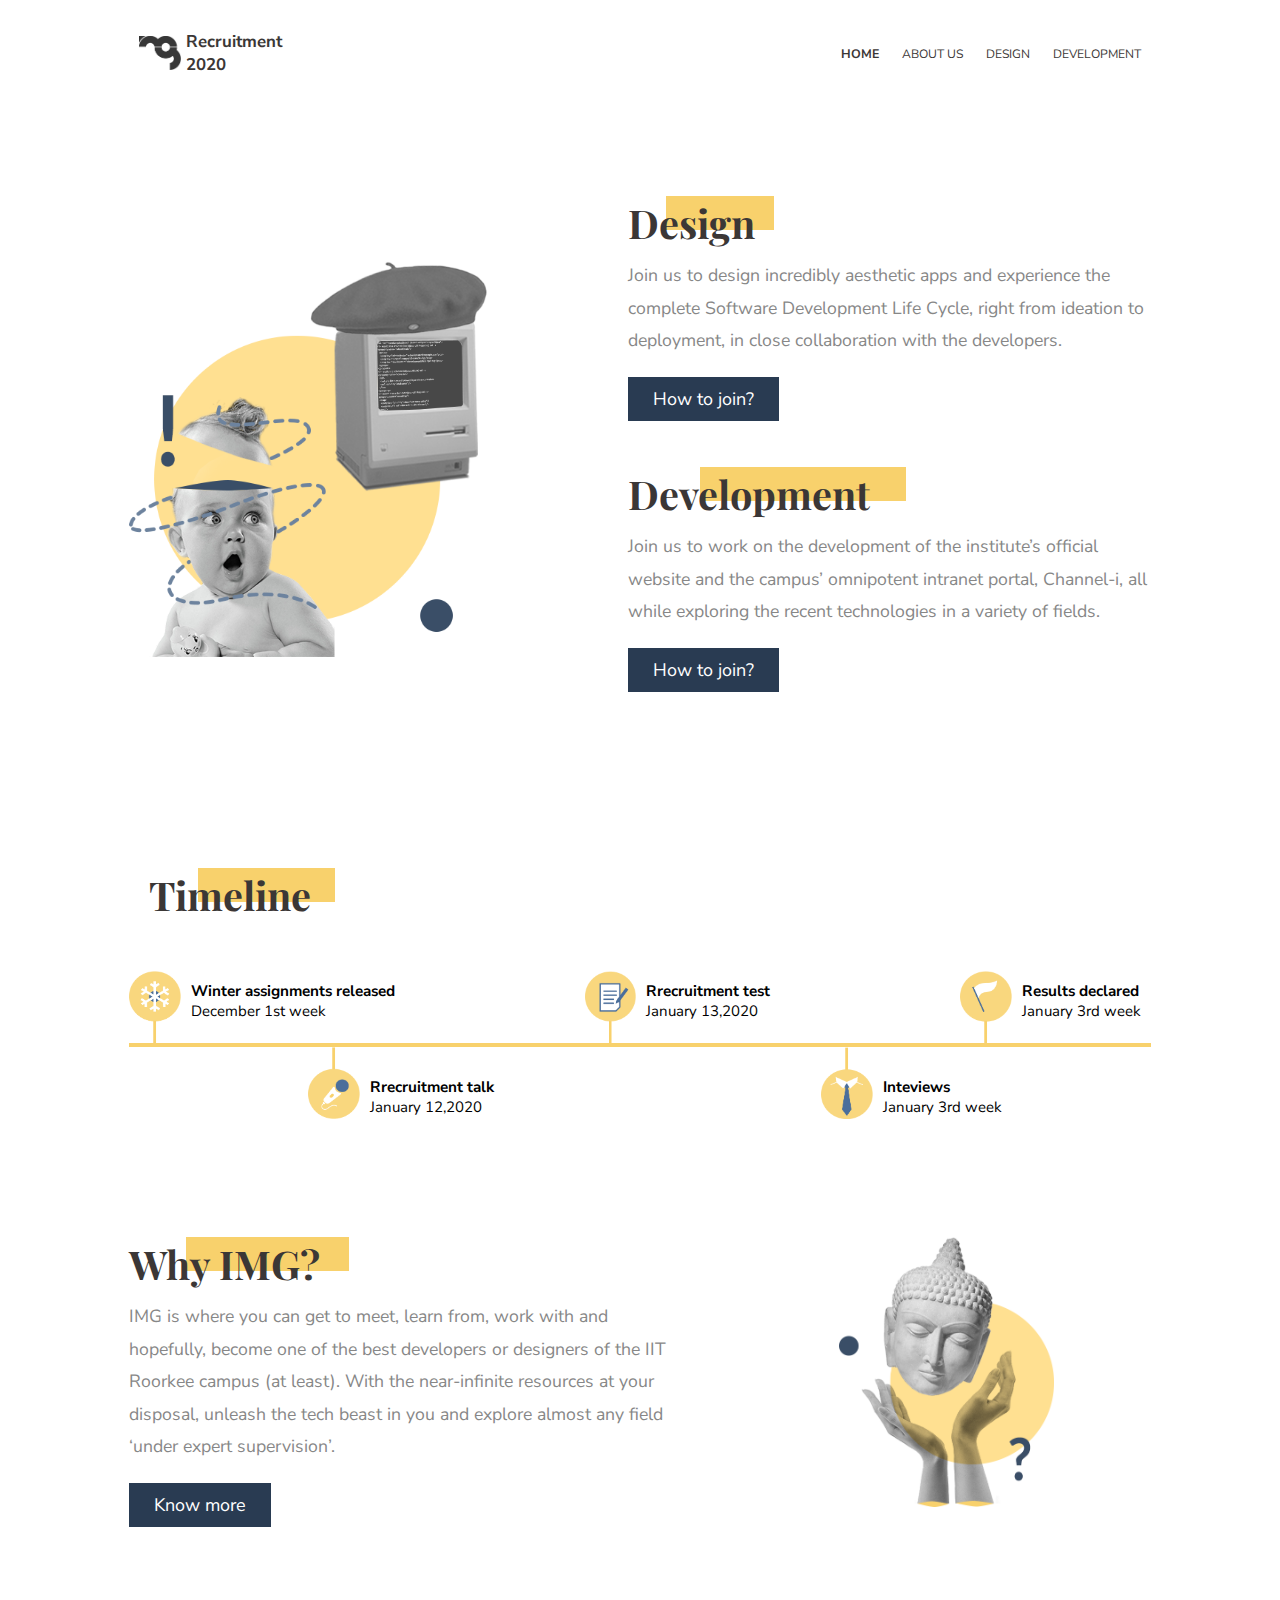
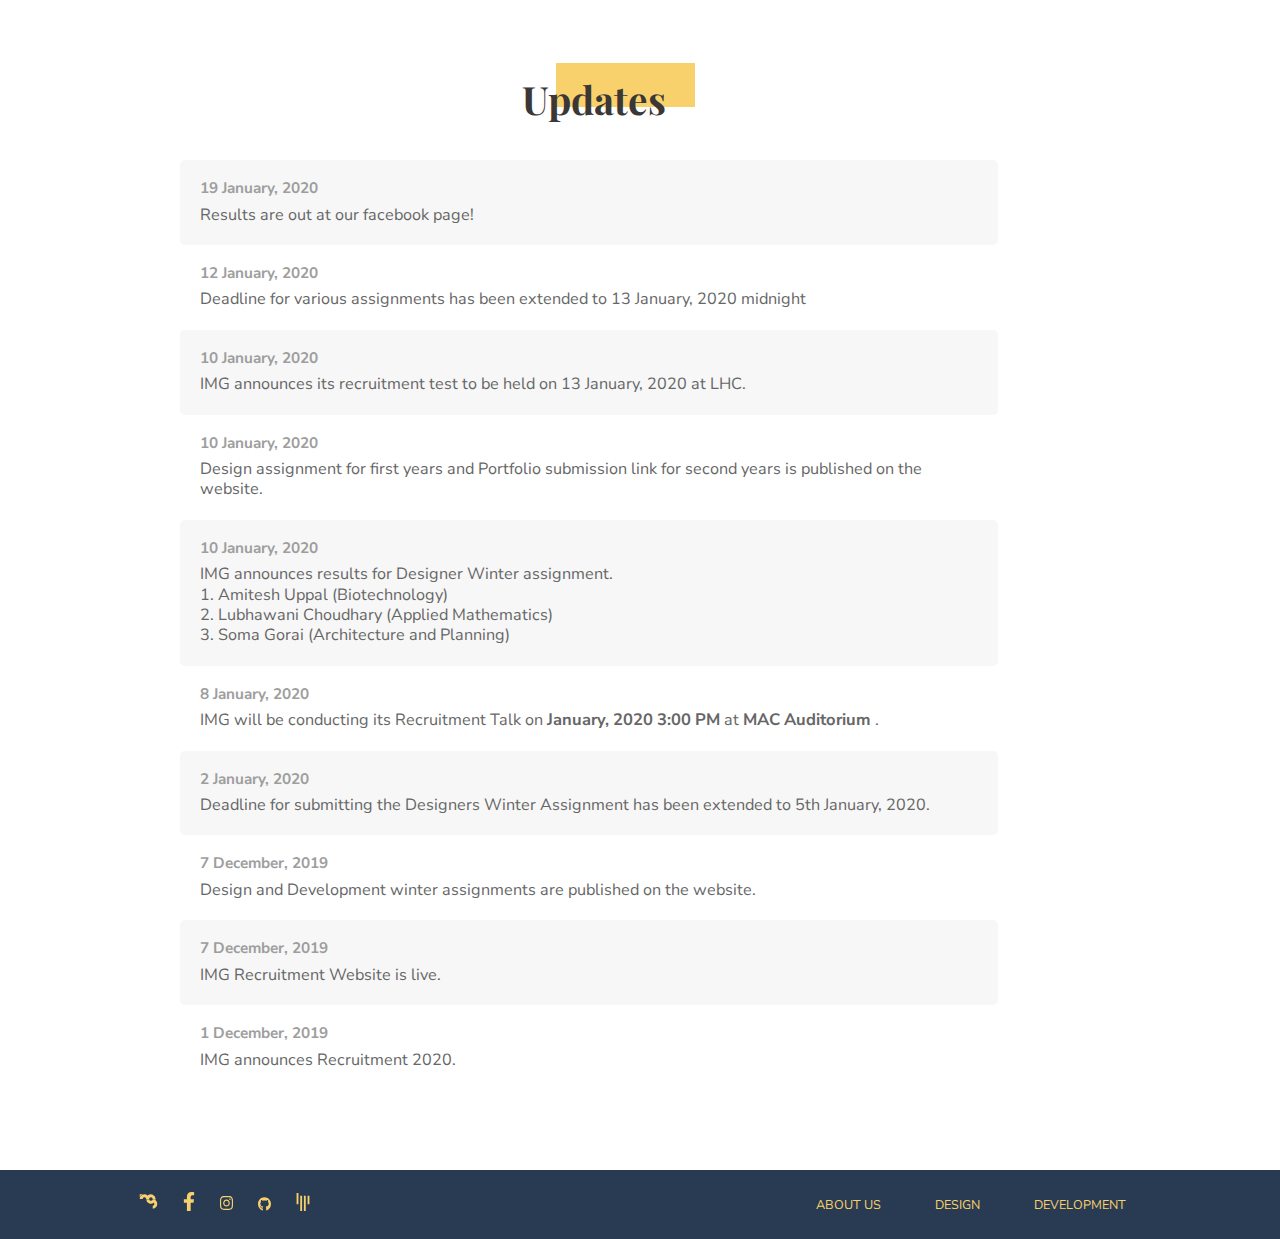
<file: index.html>
<!DOCTYPE html>
<html>

<head>
    <title>IMG Recruitments</title>
    <link rel="icon" href="/images/favicon.ico" type="image/ico" />
    <meta name="viewport" content="width=device-width, initial-scale=1.0">
    <link href="https://fonts.googleapis.com/css?family=Nunito+Sans:400,700|Playfair+Display:400,700&display=swap" rel="stylesheet">
    <link rel="stylesheet" href="https://cdnjs.cloudflare.com/ajax/libs/font-awesome/4.7.0/css/font-awesome.min.css">
    <link href="https://fonts.googleapis.com/css?family=Playfair+Display:400,700&display=swap" rel="stylesheet">
    <link rel="stylesheet" type="text/css" href="./index.css" />
    <script src="sidebar.js"></script>
</head>

<body>
    <div class="container">
        <div id="navbar"class="navbar">
            <div class="navbar-contents">
                <div class="navbar-left">
                    <a class="logo-container" href="./index.html">
                        <img class="logo" src="images/imglogo.png" />
                        <div class="logo-text"><strong> Recruitment<br/> 2020</strong></div>
                    </a>
                </div>
                <div class="navbar-right">
                    <ul>
                        <li><a href="index.html"><strong>HOME</strong></a></li>
                        <li><a href="#">ABOUT US</a></li>
                        <li><a href="#">DESIGN</a></li>
                        <li><a href="development.html">DEVELOPMENT</a></li>
                    </ul>
                </div>
                <div class="navbar-right-mobile">
                    <ul>
                        <li><button id="btn-side"type="button"onclick="opensidebar()"><i id="side-btn"class="fa fa-bars"></i></button></li>
                    </ul>
                </div>
            </div>
        </div>
        <div id="overlay" class="overlay" onclick="closesidebar()"></div>
        <div id="sidebar" class="sidebar">
            <ul>
                <li><a href="index.html"class="higlight">HOME</a></li>
                <li>ABOUT US</li>
                <li>DESIGN</li>
                <li><a href="development.html">DEVELOPMENT</a></li>
            </ul>
        </div>
        <div class="container-main gap">
            <div class="img-left"><img class="img-main"src="images/main_illustration.png"/></div>
            <div class="container-right">
                <div class="heading">
                    <div class="heading-background"></div>
                    <div class="heading-text">Design</div>
                </div>
                <div class="desc">
                    Join us to design incredibly aesthetic apps and experience the complete Software Development Life Cycle, right from ideation to deployment, in close collaboration with the developers.
                </div>
                <a class="btn" href="#">How to join?</a>
            </div>
            <div class="container-right">
                <div class="heading">
                    <div class="heading-background"></div>
                    <div class="heading-text">Development</div>
                </div>
                <div class="desc">
                    Join us to work on the development of the institute’s official website and the campus’ omnipotent intranet portal, Channel-i, all while exploring the recent technologies in a variety of fields.
                </div>
                <a class="btn" href="development.html">How to join?</a>
            </div>
        </div>
        <div class="timeline-container">
            <div class="timeline">
                <div class="heading">
                    <div class="heading-background"></div>
                    <div class="heading-text">Timeline</div>
                </div>
            </div>
            <div class="upper start end-ver">
                <img class="events" src="images/1_done.png"/>
                <div class="event-info"><strong> Winter assignments released</strong> <br/>December 1st week</div>
            </div>
            <div class="upper center end-ver">
                <img class="events" src="images/3_done.png"/>
                <div class="event-info"><strong> Rrecruitment test</strong><br/> January 13,2020</div>
            </div>
            <div class="upper end end-ver">
                <img class="events" src="images/5_done.png"/>
                <div class="event-info"><strong> Results declared</strong><br/> January 3rd week</div>
            </div>
            <div class="mid-line"></div>
            <div class="lower center">
                <img class="events" src="images/2_done.png"/>
                <div class="event-info"><br/><strong> Rrecruitment talk</strong><br/> January 12,2020</div>
            </div>
            <div class="lower center">
                <img class="events" src="images/4_done.png"/>
                <div class="event-info"><br/><strong> Inteviews</strong><br/> January 3rd week</div>
            </div>    
        </div>
        <div class="timeline-container-mobile">
            <div class="timeline">
                <div class="heading time-head-mobile">
                    <div class="heading-background"></div>
                    <div class="heading-text">Timeline</div>
                </div>
                <br/>
                <br/>
                <div class="event-info"><strong> Winter assignments released</strong><br/> December 1st week</div>
                <div class="time-mobile"></div>
                <div class="event-info"><strong> Recruitment talk</strong><br/> January 12,2020</div>
                <div class="time-mobile"></div>
                <div class="event-info"><strong> Recruitment test</strong><br/> January 13,2020</div>
                <div class="time-mobile"></div>
                <div class="event-info"><strong> Interviews</strong><br/> January 3rd week</div>
                <div class="time-mobile"></div>
                <div class="event-info"><strong> Results declared</strong><br/> January 3rd week</div>
            </div>
        </div>
        <div class="container-main-down">
            <div class="container-left end">
                <div class="heading">
                    <div class="heading-background"></div>
                    <div class="heading-text">Why IMG?</div>
                </div>
                <div class="desc">
                    IMG is where you can get to meet, learn from, work with and hopefully, become one of the best developers or designers of the IIT Roorkee campus (at least). With the near-infinite resources at your disposal, unleash the tech beast in you and explore almost any field ‘under expert supervision’.
                </div>
                <a class="btn" href="#">Know more </a>
            </div>
            <div class="img-right center"><img class="img-why"src="images/why_img_illustration.png"/></div>
        </div>
        <div class="update-container">
            <div class="heading updates-heading">
                <div class="heading-background"></div>
                <div class="heading-text">Updates</div>
            </div>
            <div class="update-table">
                <div class="update-row">
                    <div class="update-time">19 January, 2020</div>
                    <div class="update-text">Results are out at our facebook page!</div>
                </div>
                <div class="update-row">
                    <div class="update-time">12 January, 2020</div>
                    <div class="update-text">Deadline for various assignments has been extended to 13 January, 2020 midnight</div>
                </div>
                <div class="update-row">
                    <div class="update-time">10 January, 2020</div>
                    <div class="update-text">IMG announces its recruitment test to be held on 13 January, 2020 at LHC.</div>
                </div>
                <div class="update-row">
                    <div class="update-time">10 January, 2020</div>
                    <div class="update-text">Design assignment for first years and Portfolio submission link for second years is published on the website.</div>
                </div>
                <div class="update-row">
                    <div class="update-time">10 January, 2020</div>
                    <div class="update-text">IMG announces results for Designer Winter assignment.<br/>
                        1. Amitesh Uppal (Biotechnology)<br/>
                        2. Lubhawani Choudhary (Applied Mathematics)<br/>
                        3. Soma Gorai (Architecture and Planning)</div>
                </div>
                <div class="update-row">
                    <div class="update-time">8 January, 2020</div>
                    <div class="update-text">IMG will be conducting its Recruitment Talk on <strong> January, 2020 3:00 PM</strong> at <strong>MAC Auditorium</strong> .</div>
                </div>
                <div class="update-row">
                    <div class="update-time">2 January, 2020</div>
                    <div class="update-text">Deadline for submitting the Designers Winter Assignment has been extended to 5th January, 2020.</div>
                </div>
                <div class="update-row">
                    <div class="update-time">7 December, 2019</div>
                    <div class="update-text">Design and Development winter assignments are published on the website.</div>
                </div>
                <div class="update-row">
                    <div class="update-time">7 December, 2019</div>
                    <div class="update-text">IMG Recruitment Website is live.</div>
                </div>
                <div class="update-row">
                    <div class="update-time">1 December, 2019</div>
                    <div class="update-text">IMG announces Recruitment 2020.</div>
                </div>
            </div>
        </div>
        <div class="footer">
            <div class="footer-contents">
                <div class="footer-left">
                    <a href="#"><img class="social" src="images/website.svg"/></a>
                    <a href="#"><img class="socialfb" src="images/fb.svg"/></a>
                    <a href="#"><img class="social2" src="images/instagram.svg"/></a>
                    <a href="#"><img class="social2" src="images/github.svg"/></a>
                    <a href="#"><img class="social2" src="images/gitter.svg"/></a>
                </div>
                <div class="footer-right">
                    <ul>
                        <li><a href=#>ABOUT US</a></li>
                        <li><a href=#>DESIGN</a></li>
                        <li><a href="development.html">DEVELOPMENT</a></li>
                    </ul>      
                </div>
            </div>
        </div>

    </div>
    <script src ="navbarShadow.js"></script>
</body>

</html>
</file>
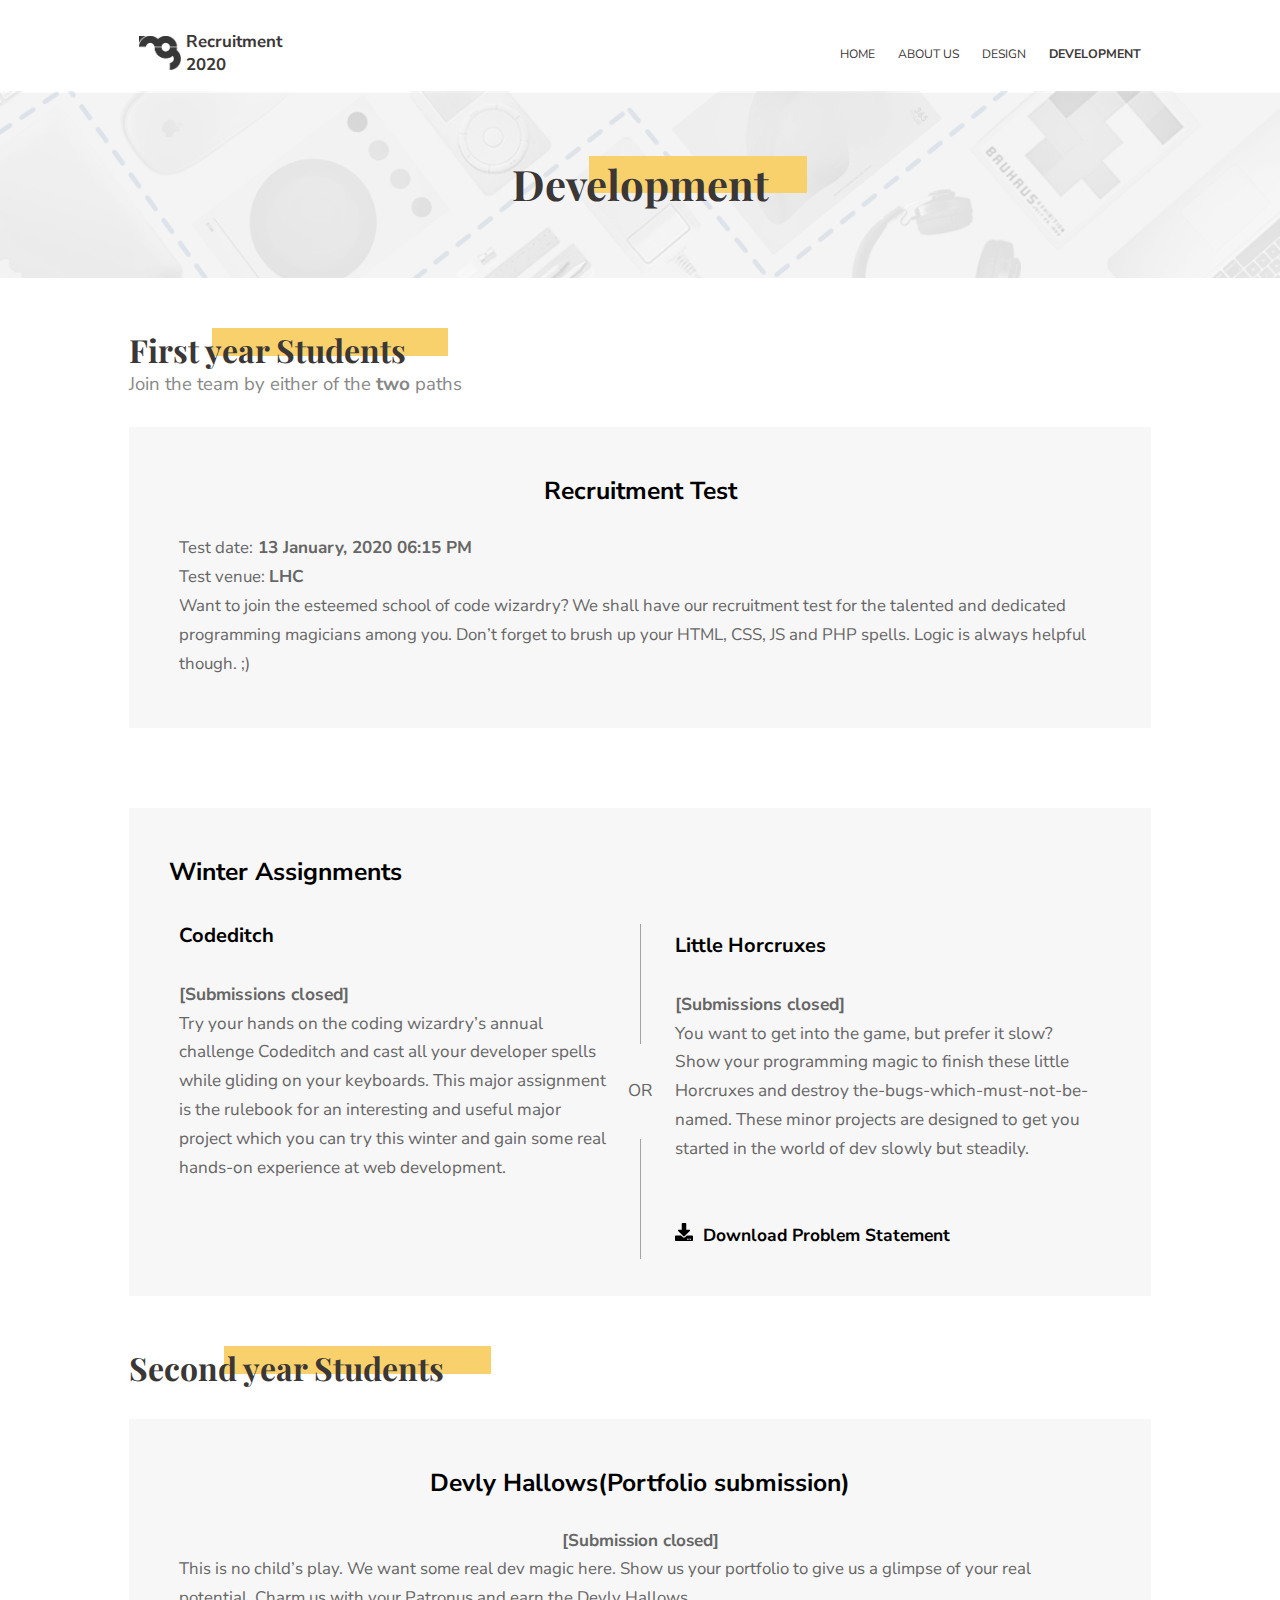
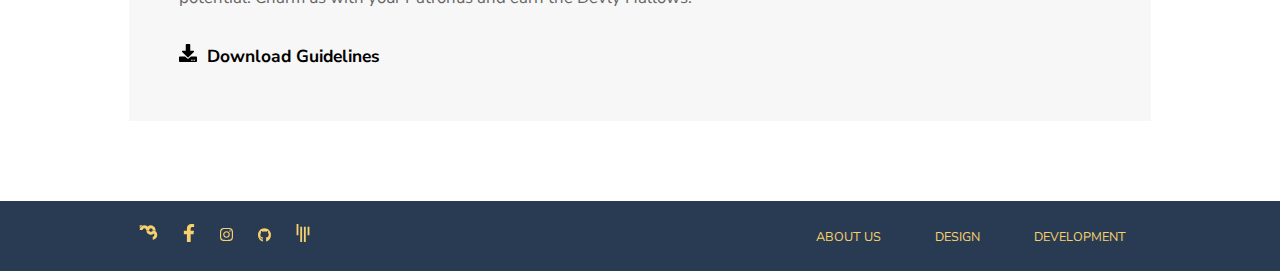
<file: development.html>
<!DOCTYPE html>
<html>

<head>
    <title>IMG Recruitments</title>
    <meta name="viewport" content="width=device-width, initial-scale=1.0">
    <link rel="icon" href="/images/favicon.ico" type="image/ico" />
    <link href="https://fonts.googleapis.com/css?family=Nunito+Sans:400,700|Playfair+Display:400,700&display=swap" rel="stylesheet">
    <link rel="stylesheet" href="https://cdnjs.cloudflare.com/ajax/libs/font-awesome/4.7.0/css/font-awesome.min.css">
    <link href="https://fonts.googleapis.com/css?family=Playfair+Display:400,700&display=swap" rel="stylesheet">
    <link rel="stylesheet" type="text/css" href="./index.css" />
    <link rel="stylesheet" type="text/css" href="./development.css" />
    <script src="sidebar.js"></script>
</head>

<body>
    <div class="container">
        <div id="navbar"class="navbar">
            <div class="navbar-contents">
                <div class="navbar-left">
                    <a class="logo-container" href="./index.html">
                        <img class="logo" src="images/imglogo.png" />
                        <div class="logo-text"><strong> Recruitment<br/> 2020</strong></div>
                    </a>
                </div>
                <div class="navbar-right">
                    <ul>
                        <li><a href="index.html">HOME</a></li>
                        <li><a href="#">ABOUT US</a></li>
                        <li><a href="#">DESIGN</a></li>
                        <li><a href="development.html"><strong>DEVELOPMENT</strong></a></li>
                    </ul>
                </div>
                <div class="navbar-right-mobile">
                    <ul>
                        <li><button id="btn-side"type="button"onclick="opensidebar()"><i id="side-btn"class="fa fa-bars"></i></button></li>
                    </ul>
                </div>
            </div>
        </div>
        <div id="overlay" class="overlay" onclick="closesidebar()"></div>
        <div id="sidebar" class="sidebar">
            <ul>
                <li><a href="index.html">HOME</a></li>
                <li>ABOUT US</li>
                <li>DESIGN</li>
                <li><a href="development.html"class="higlight">DEVELOPMENT</a></li>
            </ul>
        </div>
        <div class="banner">
            <div class="heading">
                <div class="heading-background"></div>
                <div class="heading-text">Development</div>
            </div>
        </div>
        <div class="container-small">
            <div class="heading">
                <div class="heading-background "></div>
                <div class="heading-text font-normal">First year Students</div>
            </div>
            <div class="head-text">Join the team by either of the<strong> two</strong> paths</div>
            <div class="block-normal">
                <div class="block-head">Recruitment Test</div><br/>
                <div>
                    Test date:<strong> 13 January, 2020 06:15 PM</strong><br/>
                    Test venue: <strong>LHC</strong><br/>
                    Want to join the esteemed school of code wizardry? We shall have our recruitment test for the talented and dedicated programming magicians among you. Don’t forget to brush up your HTML, CSS, JS and PHP spells. Logic is always helpful though. ;)
                </div>
            </div>
            <div class="block-up">
                <div class="block-up-head block-head">Winter Assignments</div>
                <div class="block-left">
                    <div class=" block-head font-head">Codeditch</div>
                    <br/>
                    <div><strong>[Submissions closed]</strong></div>
                    <div>
                        Try your hands on the coding wizardry’s annual challenge Codeditch and cast all your developer spells while gliding on your keyboards. This major assignment is the rulebook for an interesting and useful major project which you can try this winter and gain some real hands-on experience at web development.
                    </div>
                </div>
                <div class="block-or">
                    <div class="line"></div>
                    <div class="or">OR</div>
                    <div class="line"></div>
                </div>
                <div class="block-right">
                    <div class="block-head font-head">Little Horcruxes</div>
                    <br/>
                    <div><strong>[Submissions closed]</strong></div>
                    <div>
                        You want to get into the game, but prefer it slow? Show your programming magic to finish these little Horcruxes and destroy the-bugs-which-must-not-be-named. These minor projects are designed to get you started in the world of dev slowly but steadily.
                    </div>
                    <br/>
                    <br/>
                    <div ><a class="download-link"href="#"><img class="img-download"src="images/download.svg">  &nbsp;Download Problem Statement</a></div>
                </div>
            </div>
            <div class="block-up-mobile">
                <div class="block-head">Winter Assignments</div>
                <br/>
                <br/>
                <div class=" block-head font-head">Codeditch</div>
                <br/>
                <div>
                    <strong>[Submissions closed]</strong><br/>
                    Try your hands on the coding wizardry’s annual challenge Codeditch and cast all your developer spells while gliding on your keyboards. This major assignment is the rulebook for an interesting and useful major project which you can try this winter and gain some real hands-on experience at web development.
                </div>
                <div class="block-or-mobile">
                    <div class="line-mobile"></div>
                    <span>OR</span>
                    <div class="line-mobile"></div>
                </div>
                <div class=" block-head font-head">Little Horcruxes</div>
                <br/>
                <div>
                    <strong>[Submissions closed]</strong><br/>
                    You want to get into the game, but prefer it slow? Show your programming magic to finish these little Horcruxes and destroy the-bugs-which-must-not-be-named. These minor projects are designed to get you started in the world of dev slowly but steadily.
                    <br/>
                    <br/>
                    <div class="download-mobile"><a class="download-link"href="#"><img class="img-download"src="images/download.svg">  &nbsp;Download Problem Statement</a></div>
                </div>
                
            </div>
            <div class="heading">
                <div class="heading-background"></div>
                <div class="heading-text font-normal">Second year Students</div>
            </div>
            <div class="block-normal">
                <div class="block-head">Devly Hallows(Portfolio submission)</div>
                <br/>
                <div class="mobile-left"><strong>[Submission closed]</strong></div>
                <div>
                    This is no child’s play. We want some real dev magic here. Show us your portfolio to give us a glimpse of your real potential. Charm us with your Patronus and earn the Devly Hallows.
                    <br/>
                    <br/>
                    <div class="download-link-container" ><a class="download-link"href="#"><img class="img-download"src="images/download.svg">  &nbsp;Download Guidelines</a></div>
                </div>
            </div>
        </div>
        <div class="footer">
            <div class="footer-contents">
                <div class="footer-left">
                    <a href="#"><img class="social" src="images/website.svg"/></a>
                    <a href="#"><img class="socialfb" src="images/fb.svg"/></a>
                    <a href="#"><img class="social2" src="images/instagram.svg"/></a>
                    <a href="#"><img class="social2" src="images/github.svg"/></a>
                    <a href="#"><img class="social2" src="images/gitter.svg"/></a>
                </div>
                <div class="footer-right">
                    <ul>
                        <li><a href=#>ABOUT US</a></li>
                        <li><a href=#>DESIGN</a></li>
                        <li><a href=#>DEVELOPMENT</a></li>
                    </ul>      
                </div>
            </div>
        </div>

    </div>
    <script src ="navbarShadow.js"></script>
</body>

</html>
</file>
<file: index.css>
html,body{
    padding :0;
    margin: 0;
    width: 100%;
}
*{
    font-family: 'Nunito Sans', sans-serif;
    font-size: 1.02em;
    margin: 0;
    padding: 0;
    box-sizing: border-box;
}
button{
    background-color: white;
    border: 0;
}
.container{
    display: grid;
    grid-template-columns:1fr 1022px 1fr ;
    margin:0;
    padding: 0;
    min-width: 100%;
    grid-auto-flow: row;
}
.navbar{
    position:sticky;
    top:0;
    width: 100%;
    grid-column: 1/4;
    align-self: start;
    display: grid;
    grid-template: 100%/1fr 1022px 1fr;
    align-items: center;
    background-color: #fff;
    z-index: 10;
    padding-top: 20px;
}
.navbar-shadow{
    box-shadow: 10px 11px 34px -10px rgba(0,0,0,0.06)!important;
}
.navbar-contents{
    grid-column-start: 2;
    display: grid;
    grid-template: 100%/30% 70%;
    align-items: center;
    justify-content: space-around;
}
.navbar ul{
    list-style-type: none;
    padding: 0;
}
.navbar li{
    display: inline;
    padding: 0;
}
.navbar a{
    display:inline block;
    color: #3B3736;
    text-decoration: none;
    padding: 10px;
}
.navbar-left{
    grid-column-start: 1;
    justify-self: start;
}
.logo-container{
    display: inline-block;
}
.logo{
    width: 2.25em;
    display: inline-block;
}
.logo-text{
    display: inline-block;
    font-size: 0.9em;
}
.navbar-right{
    grid-column-start: 2;
    justify-self: end;
    font-size: 0.65em;
}
.navbar-right-mobile{
    display: none;
}
.sidebar{
    position: fixed;
    right: 0;
    background: rgb(41, 59, 82);
    width: 0;
    height: 100%;
    top: 80px;
    z-index: 4;
    transition: 0.5s;
}
.sidebar ul{
    list-style-type: none;
    margin: 0;
    padding: 12px;
    border-top: 1px solid rgba(255, 255, 255, 0.10)
}
.sidebar li{
    color: #fff;
    font-weight: bold;
    padding: 5px 20px;
    cursor: pointer;
    border-bottom: 1px solid rgba(255, 255, 255, 0.1);
    font-size: 0.85em;
    line-height: 2.5em;
}
.sidebar a{
    text-decoration: none;
    color: white;
    cursor: pointer;
}
.overlay{
    display: none;
    position: fixed;
    height: 100%;
    width: 100%;
    z-index: 3;
    background-color: rgba(0, 0, 0, 0.2);
}
.higlight{
    color: #f8d16c !important;
}
.gap{
    column-gap: 60px;
}
.container-main{
    grid-column-start: 2;
    display: grid;
    grid-template:50% 50%/40% 60%;
    justify-content: space-around;
    padding: 80px 0 100px 0;
}
.container-main-down{
    grid-column-start: 2;
    display: grid;
    grid-template:50% 50%/60% 40%;
    justify-content: space-around;
    padding: 80px 0 100px 0;
}
.img-left{
    grid-column-start: 1;
    grid-row: 1/3;
    align-self: center;
    justify-self:start;
}
.img-main{
    padding-top: 50px;
    width:20em;
}
.img-why{
    height: 15em;
}
.container-right{
    grid-column-start: 2;
    align-self: start;
    justify-self: end;
    padding: 30px 0 70px 30px;
}
.container-left{
    grid-column-start: 1;
    grid-row-start: span 2;
}
.img-right{
    grid-column-start: 2;
    grid-row-start: span 2;
    align-self: stretch;
    justify-self:center;
}
.heading{
    position: relative;
    display: inline-block;
    font-size: 2.2em;
    font-weight: bold;
}
.heading-background{
    position: absolute;
    background: #F8D16C;
    left: 30%;
    bottom: 35%;
    width: 85%;
    height: 65%;
    z-index: 1;
}
.heading-text{
    font-family: Playfair Display;
    color: #3B3736;
    position: relative;
    z-index: 2;
}
.desc{
    line-height: 2rem;
    font-size: 1em;
    max-width: 90%;
    color: #878787;
    padding: 10px 0;
}
.btn{
    display:inline block;
    background: #293B52;
    color: white;
    text-decoration: none;
    padding: 10px 25px;
    position:absolute;
    margin: 10px 0 0 0;
}
.timeline-container{
    margin-top: 40px;
    grid-column-start: 2;
    display: grid;
    grid-template-columns: 1fr 1fr/ 1fr 1fr 1fr 1fr 1fr 1fr;
}
.timeline{
    grid-column-start: span 6;
    padding: 20px;
}
.upper{
    grid-column-start: span 2;
    display: grid;
    grid-auto-flow: column;
    padding: 30px 0 0 0;
}
.mid-line{
    padding: 0;
    margin: 0;
    grid-column-start: span 6;
    width: 100%;
    background: #f8d16c;
    height: 4px;
}
.lower{
    display: grid;
    grid-column-start: span 3;  
    grid-auto-flow: column; 
    margin-bottom: 30px;
}
.timeline-container-mobile{
    display: none;
    grid-column-start:2;
    justify-self: center;
    margin-top: 30px;
}
.time-mobile{
    height: 80px;
    width: 5px;
    background-color: #F8D16C;
    display: block;
    margin: 0 auto;
}
.start{
    justify-self: start;
}
.end{
    justify-self: end;
}
.center{
    justify-self: center;
}
.start-ver{
    align-self: start;
}
.end-ver{
    align-self: end;
}
.center-ver{
    align-self: center;
}
.events{
    width: 2.875em;
    height: 4em;
    margin: 0;
    padding: 0;
}
.event-info{
   /* display: grid;*/
    padding: 10px;
    font-size: 0.85em;
}
.update-container{
    grid-column-start: 2;
    display: grid;
    grid-template-columns: 5% 1fr 1fr 1fr 1fr 1fr 15%;
    justify-content: center;
    padding: 50px 0;
}
.updates-heading{
    grid-column-start: 4;
    padding: 10px 0px 5px 15px;
}
.update-table{
    padding: 30px 0;
    grid-column-start: 2;
    grid-column-end: span 5;
}
.update-row{
    padding: 20px;
    border-radius: 5px;
}
.update-row:nth-child(odd){
    background-color: #f7f7f7;
}
.update-time{
    font-weight: bold;
    font-size: 0.85em;
    line-height: 1rem;
    color: #9e9e9e;
}
.update-text{
    font-weight: normal;
    font-size: 0.9em;
    line-height: 1.25rem;
    color: #666666;
    margin-top: 0.5em;
}
.footer{
    left: 0;
    right: 0;
    min-width: 100%;
    grid-column: 1/4;
    align-self: end;
    display: grid;
    grid-template: 100%/1fr 1022px 1fr;
    align-items: center;
    z-index: 10;
    background: #293B52;
    min-height: 4em;
}
.footer-contents{
    grid-column-start: 2;
    display: grid;
    grid-template: 100%/30% 70%;
    align-items: center;
    font-size: large;
    justify-content: space-around;
    grid-auto-flow: column;
}
.footer-left{
    grid-column-start: 1;
}
.social{
    width: 1em;
    display: inline-block;
}
.socialfb{
    width: 0.6em;
    display: inline-block;
}
.social2{
    width: 0.7em;
    display: inline-block;
}
.footer-right{
    grid-column-start: 2;
    justify-self: end;
    font-size: 0.75em;
}
.footer ul{
    list-style-type: none;
    padding: 0;
}
.footer li{
    display: inline;
    padding: 0;
}
.footer-left a{
    display:inline block;
    text-decoration: none;
    padding: 10px;
}
.footer-right a{
    display:inline block;
    color: #f8d16c;
    text-decoration: none;
    padding: 25px;
    font-size: 0.9em;
}
@media only screen and (max-width:1200px){
    .img-left{
        display: none;
    }
    .container-main{
        grid-column-start: 2;
        display: grid;
        grid-template:50% 50%/50% 50%;
        justify-content: space-around;
        padding: 80px 0 100px 0;
    }
    .gap{
        column-gap: 0;
    }
    .container-right{
        grid-column-start: 1;
        grid-column-end: span 2;
        justify-self: start;
        justify-content: space-around;
        margin-left: 30px;
        padding: 30px 10px 70px 20px;
        max-width: 100%;
    }
    .img-right{
        display: none;
    }
    .container-left{
        grid-column-end: span 2;
        margin-left:30px;
        padding-left: 20px;
        max-width:100%;
    }
    .event-info{
        text-align: center;
    }
    .timeline-container{
        display: none;
    }    
    .timeline-container-mobile{
        display: block;
    }
    .update-container{
        grid-template-columns: 10% 1fr 1fr 1fr 1fr 1fr 10%;
    }
    .updates-heading{
        grid-column:2;
    }
}
@media only screen and (max-width:1022px){
    .container{
        display: grid;
        grid-template-columns:25px 1fr 25px ;
        margin:0;
        padding: 0;
        min-height: 100vh;
        width: 100%;
        grid-auto-flow: row;
    }
    .navbar{
        position:sticky;
        top:0;
        width: 100%;
        grid-column: 1/4;
        align-self: start;
        display: grid;
        grid-template: 100%/25px 1fr 25px ;
        align-items: center;
        background-color: #fff;
        z-index: 10;
        padding-top: 20px;
    }
    .navbar-contents{
        grid-column-start: 2;
        display: grid;
        align-items: center;
        font-size: large;
        justify-content: space-around;
        grid-auto-flow: column;
    }
    .navbar-left{
        justify-self: start;
    }
    .navbar-right{
        justify-self: end;
        font-size: 0.8em;
    }
    .time-head-mobile{
        margin-left: 30px;
        padding-left: 20px;
    }
    .timeline-container-mobile{
        justify-self: stretch;
    }
    .footer{
        width: 100%;
        grid-column: 1/4;
        align-self: start;
        display: grid;
        grid-template: 100%/25px 1fr 25px ;
        align-items: center;
        z-index: 10;
        background: #293B52;
        min-height: 4em;
    }
    .footer-contents{
        grid-column-start: 2;
        display: grid;
        align-items: center;
        font-size: large;
        grid-auto-flow: column;
    }
    .footer-left{
        justify-self: start;
    }
    .footer-right{
        justify-self: end;
        font-size: 0.8em;
    }
    .footer-right a{
        display:inline block;
        color: #f8d16c;
        text-decoration: none;
        padding: 10px;
        font-size: 0.9em;
    }
    .footer-left a{
        display:inline block;
        text-decoration: none;
        padding: 3px;
    }
}
@media only screen and (max-width:600px){
    .navbar-contents{
        grid-template: 100%/70% 30%;
        font-size: 1.1em;
    }
    .navbar-right{
        display: none;
    }
    .navbar-right-mobile{
        display: grid;
        justify-self: end;
    }
    .footer-right{
        display: none;
    }
    .footer-contents{
        grid-template: 100%/100%;
        align-items: center;
        justify-content: center;
    }
    .footer-left{
        justify-self: center;
    }
    .social{
        width: 1.1em;
        display: inline-block;
    }
    .socialfb{
        width: 0.7em;
        display: inline-block;
    }
    .social2{
        width: 0.8em;
        display: inline-block;
    }
}
</file>
<file: development.css>
.banner{
    background: url("images/banner.png");
    background-size: cover;
    background-repeat: no-repeat;
    background-position: center;
    display: grid;
    grid-column: 1/4;
    /*max-width: 100%;*/
    align-items: center;
    justify-items: center;
    top: 0;
    min-height: 10em;
    font-size: 1.1em;
    margin: 5px 0 0 0px;
}
.container-small{
    grid-column-start: 2;
    padding: 50px 0 30px 0;
    font-size: 0.95em;
    color: #666666;
    display: grid;
    justify-items: start;
}
.head-text{
    font-size: 1.15em;
    color: #878787;
}
.font-normal{
    font-size: 0.9em !important;
}
.font-head{
    font-size: 1.2em !important;
}
.block-head{
    color: black;
    font-size: 1.5em;
    font-weight: bold;
}
.block-normal{
    margin :30px 0 50px 0;
    background-color: #f7f7f7;
    padding: 50px;
    justify-items: center;
    line-height: 1.75em;
}
.block-up{
    margin :30px 0 50px 0;
    background-color: #f7f7f7;
    padding: 25px 40px 25px 40px;
    display: grid;
    grid-template-columns: 1fr 30px 1fr;
    line-height: 1.75em;
}


.block-up-mobile{
    margin :30px 0 50px 0;
    background-color: #f7f7f7;
    padding: 48px;
    display: none;
    width: 100%;
    justify-items: center;
    line-height: 1.75em;
}
.block-or-mobile{
    display: grid;
    width: 100%;
    grid-template-columns: 1fr 30px 1fr;
    align-items: center;
    justify-items: center;
    grid-auto-flow: column;
    margin: 40px 0;
}
.line-mobile{
    height: 1px;
    width: 80%;
    background: #A4A4A4;
    display: inline-block;
}


.block-up-head{
    grid-column: 1/span3;
    padding: 25px 0 25px 0;
}
.block-left{
    grid-column-start: 1;
    padding: 10px;
}
.block-or{
    grid-column-start: 2;
    display: grid;
    grid-template-rows: 1fr 70px 1fr;
    justify-items: center;
    align-items: center;
}
.or{
    margin:100px 0;
}
.line{
    width: 1px;
    background: #A4A4A4;
    height: 7em;
}
.block-right{
    grid-column-start: 3;
    padding: 20px;
}
.img-download{
    width: 1em;
}
.download-link{
    text-decoration: none;
    color: black;
    font-weight: bold;
}
@media only screen and (max-width:600px){
    .banner{
        background: url("images/banner_mobile.png");
    }
    .container-small{
        justify-items: center;
    }
    .block-normal{
        margin :30px 0 50px 0;
        background-color: #f7f7f7;
        padding: 30px 40px 30px 40px;
        justify-items: center;
        display: grid;
    }
    .block-up{
        display: none;
    }
    .block-up-mobile{
        display: grid;
    }
    .heading{
        font-size: 1.6em;
    }
    .block-head{
        font-size: 1.2em;
        justify-self: center;
    }
    .head-text{
        font-size: 0.95em;
    }
    .download-mobile{
        text-align: center;
    }
    .download-link-container{
        text-align: center;
    }
    .mobile-left{
        display: block;
        text-align: left;
        width: 100%;
    }
}
</file>
